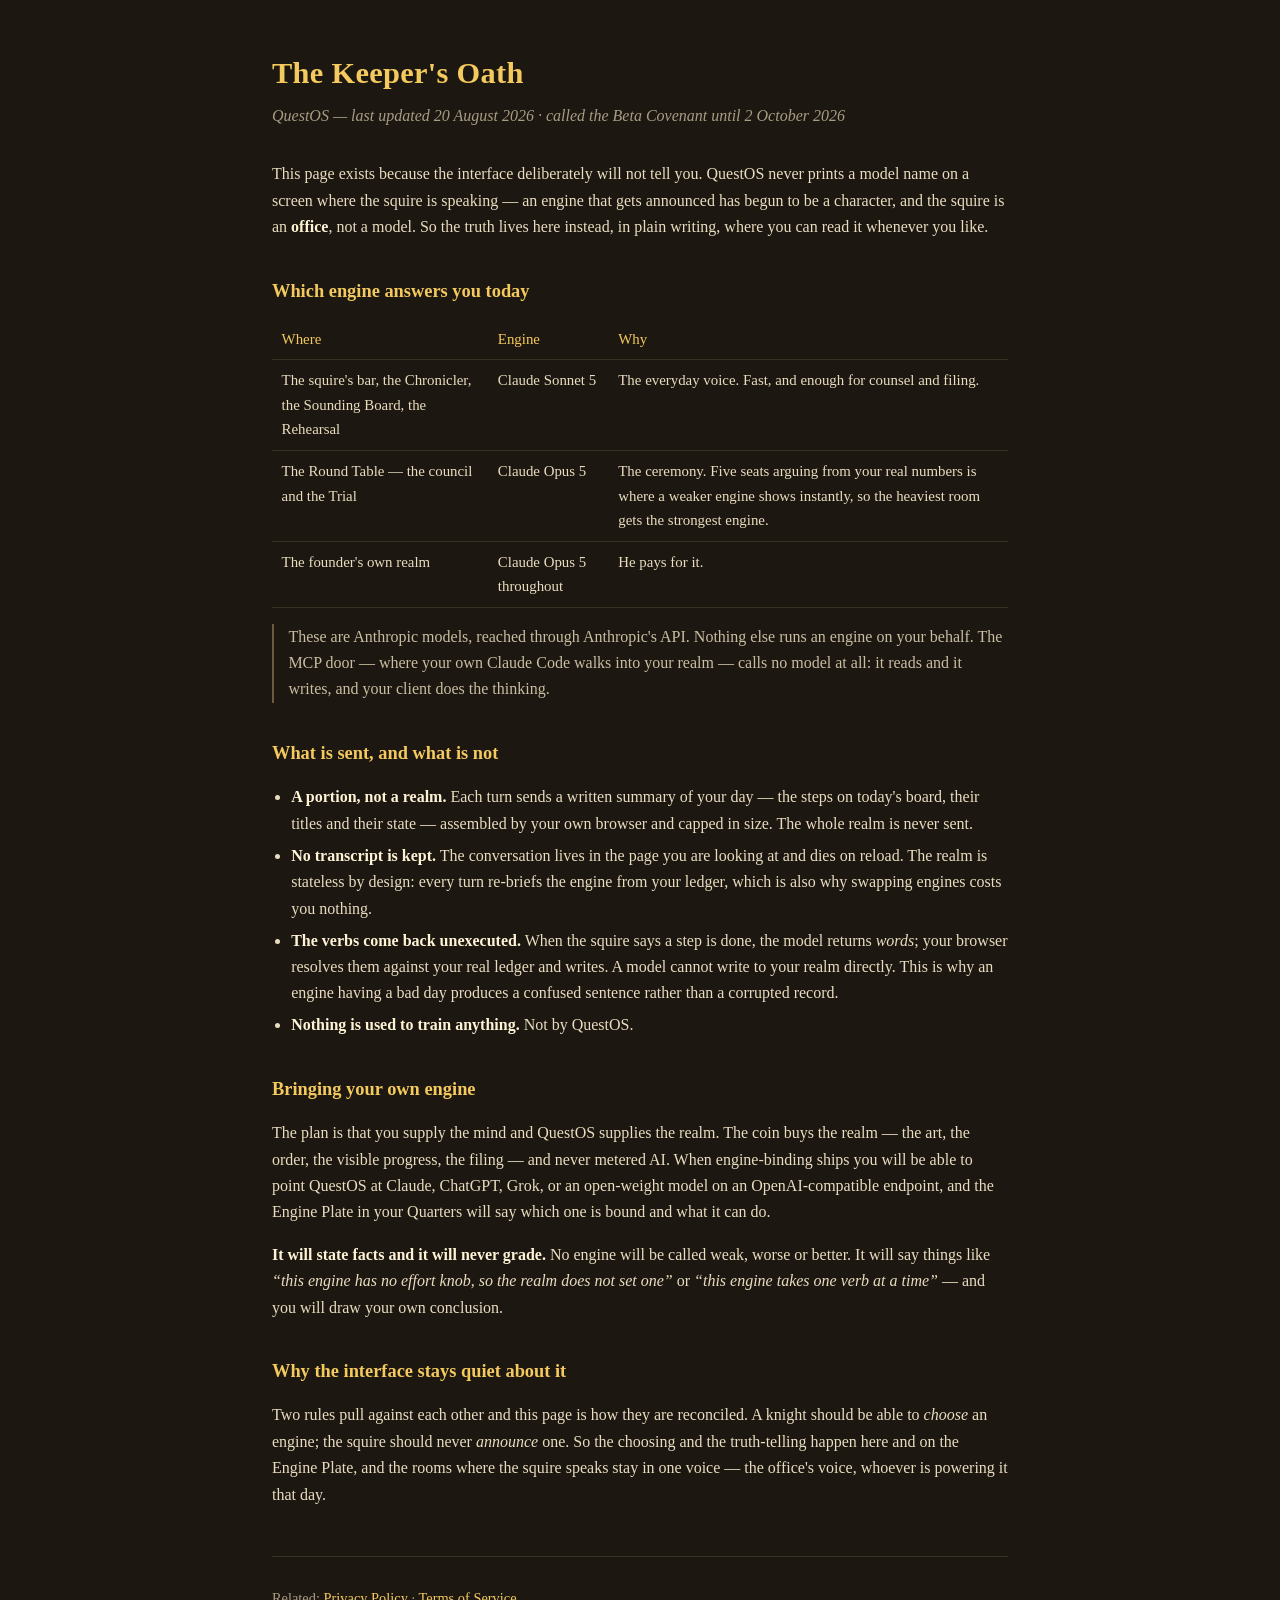
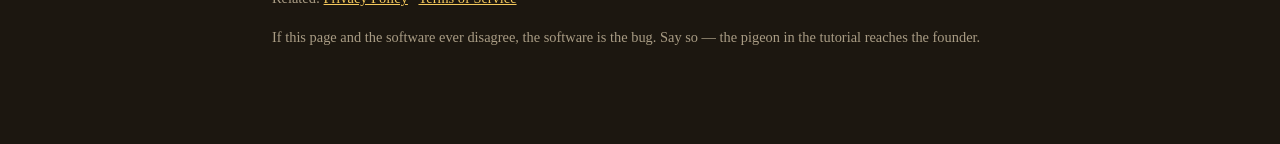
<file: beta-covenant/index.html>
<!doctype html>
<html lang="en">
<head>
<meta charset="utf-8" />
<meta name="viewport" content="width=device-width, initial-scale=1" />
<title>The Keeper's Oath — QuestOS</title>
<style>
  :root { color-scheme: dark; }
  body { margin: 0; background: #1c1710; color: #e9dcc0;
    font: 16px/1.65 Georgia, 'Times New Roman', serif; }
  main { max-width: 46rem; margin: 0 auto; padding: 3rem 1.4rem 5rem; }
  h1 { font-size: 1.9rem; margin: 0 0 .3rem; color: #f4c95d; letter-spacing: .01em; }
  h2 { font-size: 1.15rem; margin: 2.2rem 0 .5rem; color: #f4c95d; }
  .sub { color: #a99c84; margin: 0 0 2rem; font-style: italic; }
  a { color: #f4c95d; }
  ul { padding-left: 1.2rem; }
  li { margin: .35rem 0; }
  strong { color: #fff3d6; }
  table { border-collapse: collapse; width: 100%; margin: .8rem 0; font-size: .93rem; }
  th, td { text-align: left; padding: .5rem .6rem; border-bottom: 1px solid #3a3024; vertical-align: top; }
  th { color: #f4c95d; font-weight: normal; }
  .note { border-left: 2px solid #6b5a3e; padding-left: .9rem; color: #c9bda2; }
  footer { margin-top: 3rem; padding-top: 1rem; border-top: 1px solid #3a3024; color: #a99c84; font-size: .9rem; }
</style>
</head>
<body>
<main>
  <h1>The Keeper's Oath</h1>
  <p class="sub">QuestOS — last updated 20 August 2026 · called the Beta Covenant until 2 October 2026</p>

  <p>This page exists because the interface deliberately will not tell you. QuestOS never
  prints a model name on a screen where the squire is speaking — an engine that gets
  announced has begun to be a character, and the squire is an <strong>office</strong>, not
  a model. So the truth lives here instead, in plain writing, where you can read it
  whenever you like.</p>

  <h2>Which engine answers you today</h2>
  <table>
    <tr><th>Where</th><th>Engine</th><th>Why</th></tr>
    <tr><td>The squire's bar, the Chronicler, the Sounding Board, the Rehearsal</td>
        <td>Claude Sonnet 5</td>
        <td>The everyday voice. Fast, and enough for counsel and filing.</td></tr>
    <tr><td>The Round Table — the council and the Trial</td>
        <td>Claude Opus 5</td>
        <td>The ceremony. Five seats arguing from your real numbers is where a weaker
        engine shows instantly, so the heaviest room gets the strongest engine.</td></tr>
    <tr><td>The founder's own realm</td>
        <td>Claude Opus 5 throughout</td>
        <td>He pays for it.</td></tr>
  </table>

  <p class="note">These are Anthropic models, reached through Anthropic's API. Nothing else
  runs an engine on your behalf. The MCP door — where your own Claude Code walks into your
  realm — calls no model at all: it reads and it writes, and your client does the thinking.</p>

  <h2>What is sent, and what is not</h2>
  <ul>
    <li><strong>A portion, not a realm.</strong> Each turn sends a written summary of your
    day — the steps on today's board, their titles and their state — assembled by your own
    browser and capped in size. The whole realm is never sent.</li>
    <li><strong>No transcript is kept.</strong> The conversation lives in the page you are
    looking at and dies on reload. The realm is stateless by design: every turn re-briefs
    the engine from your ledger, which is also why swapping engines costs you nothing.</li>
    <li><strong>The verbs come back unexecuted.</strong> When the squire says a step is
    done, the model returns <em>words</em>; your browser resolves them against your real
    ledger and writes. A model cannot write to your realm directly. This is why an engine
    having a bad day produces a confused sentence rather than a corrupted record.</li>
    <li><strong>Nothing is used to train anything.</strong> Not by QuestOS.</li>
  </ul>

  <h2>Bringing your own engine</h2>
  <p>The plan is that you supply the mind and QuestOS supplies the realm. The coin buys the
  realm — the art, the order, the visible progress, the filing — and never metered AI. When
  engine-binding ships you will be able to point QuestOS at Claude, ChatGPT, Grok, or an
  open-weight model on an OpenAI-compatible endpoint, and the Engine Plate in your Quarters
  will say which one is bound and what it can do.</p>

  <p><strong>It will state facts and it will never grade.</strong> No engine will be called
  weak, worse or better. It will say things like <em>&ldquo;this engine has no effort knob,
  so the realm does not set one&rdquo;</em> or <em>&ldquo;this engine takes one verb at a
  time&rdquo;</em> — and you will draw your own conclusion.</p>

  <h2>Why the interface stays quiet about it</h2>
  <p>Two rules pull against each other and this page is how they are reconciled. A knight
  should be able to <em>choose</em> an engine; the squire should never <em>announce</em>
  one. So the choosing and the truth-telling happen here and on the Engine Plate, and the
  rooms where the squire speaks stay in one voice — the office's voice, whoever is powering
  it that day.</p>

  <footer>
    <p>Related: <a href="/privacy-policy/">Privacy Policy</a> ·
    <a href="/terms-of-service/">Terms of Service</a></p>
    <p>If this page and the software ever disagree, the software is the bug. Say so —
    the pigeon in the tutorial reaches the founder.</p>
  </footer>
</main>
</body>
</html>
</file>
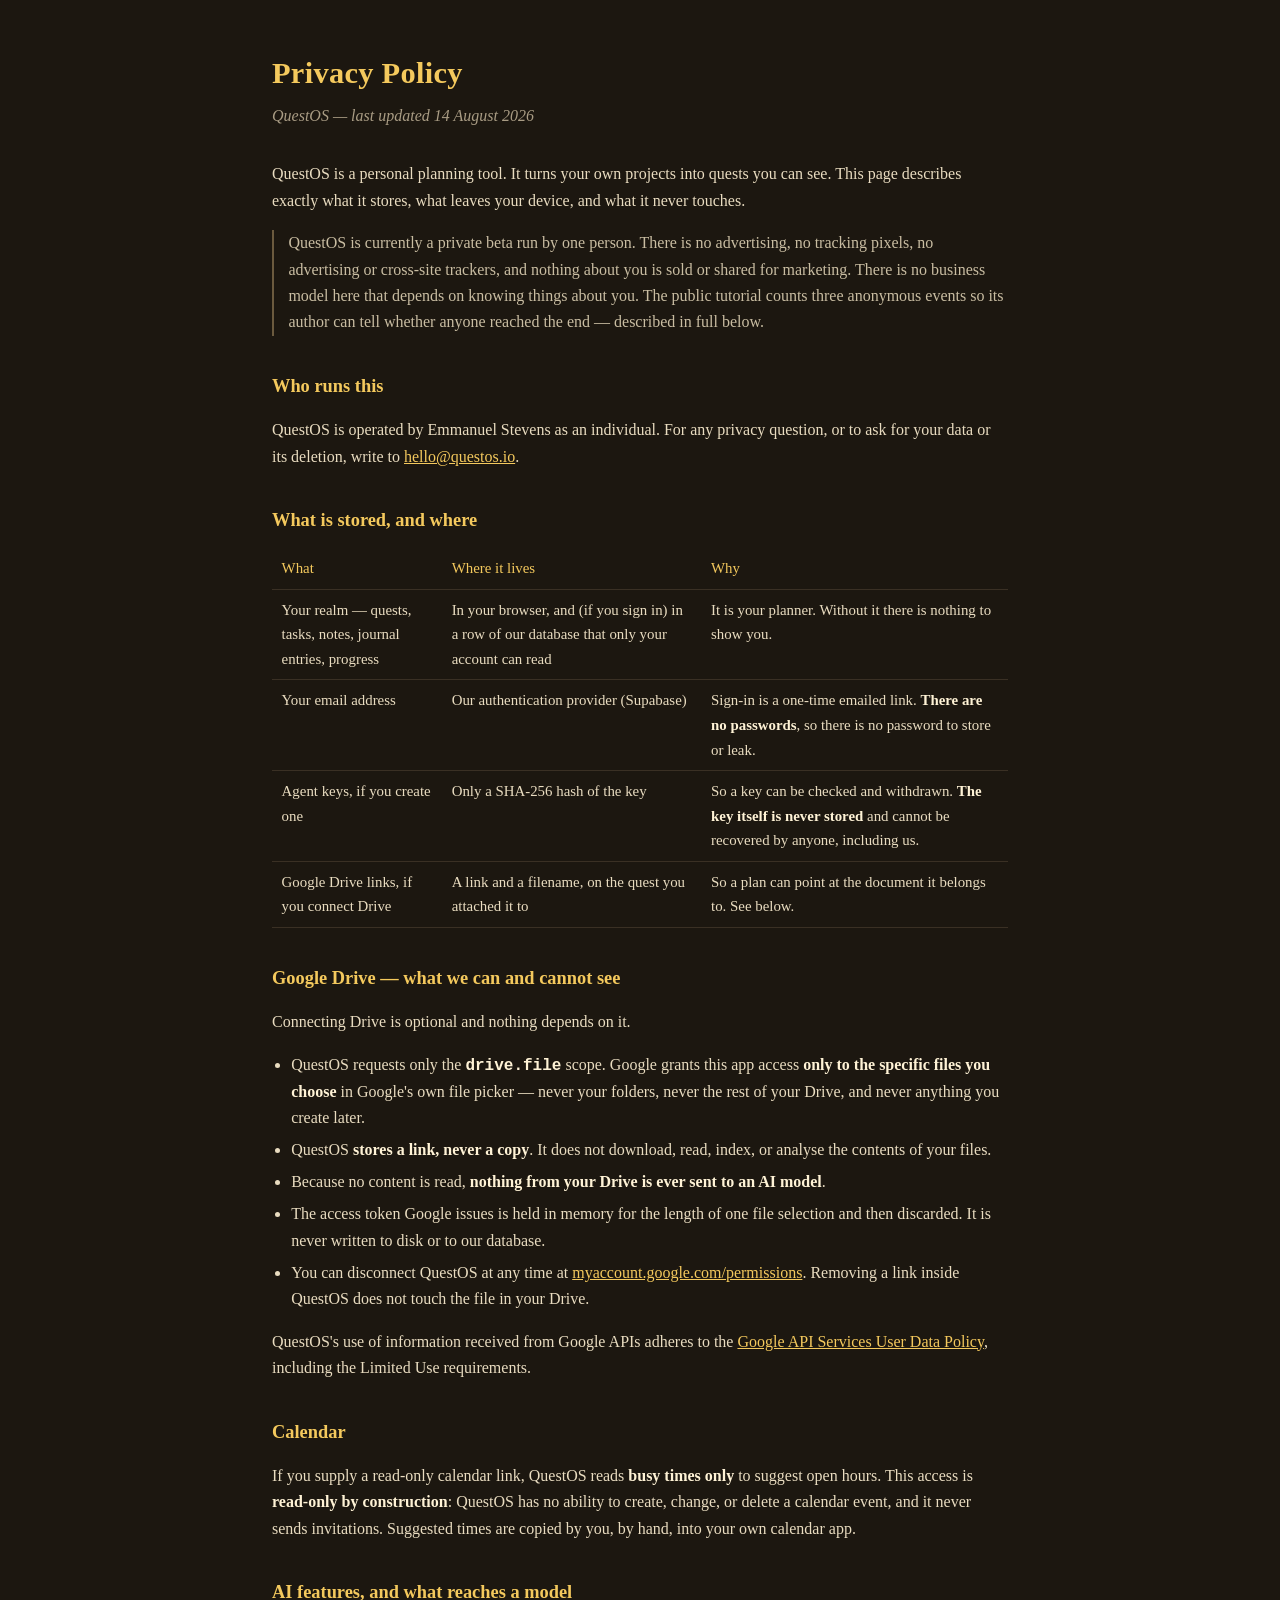
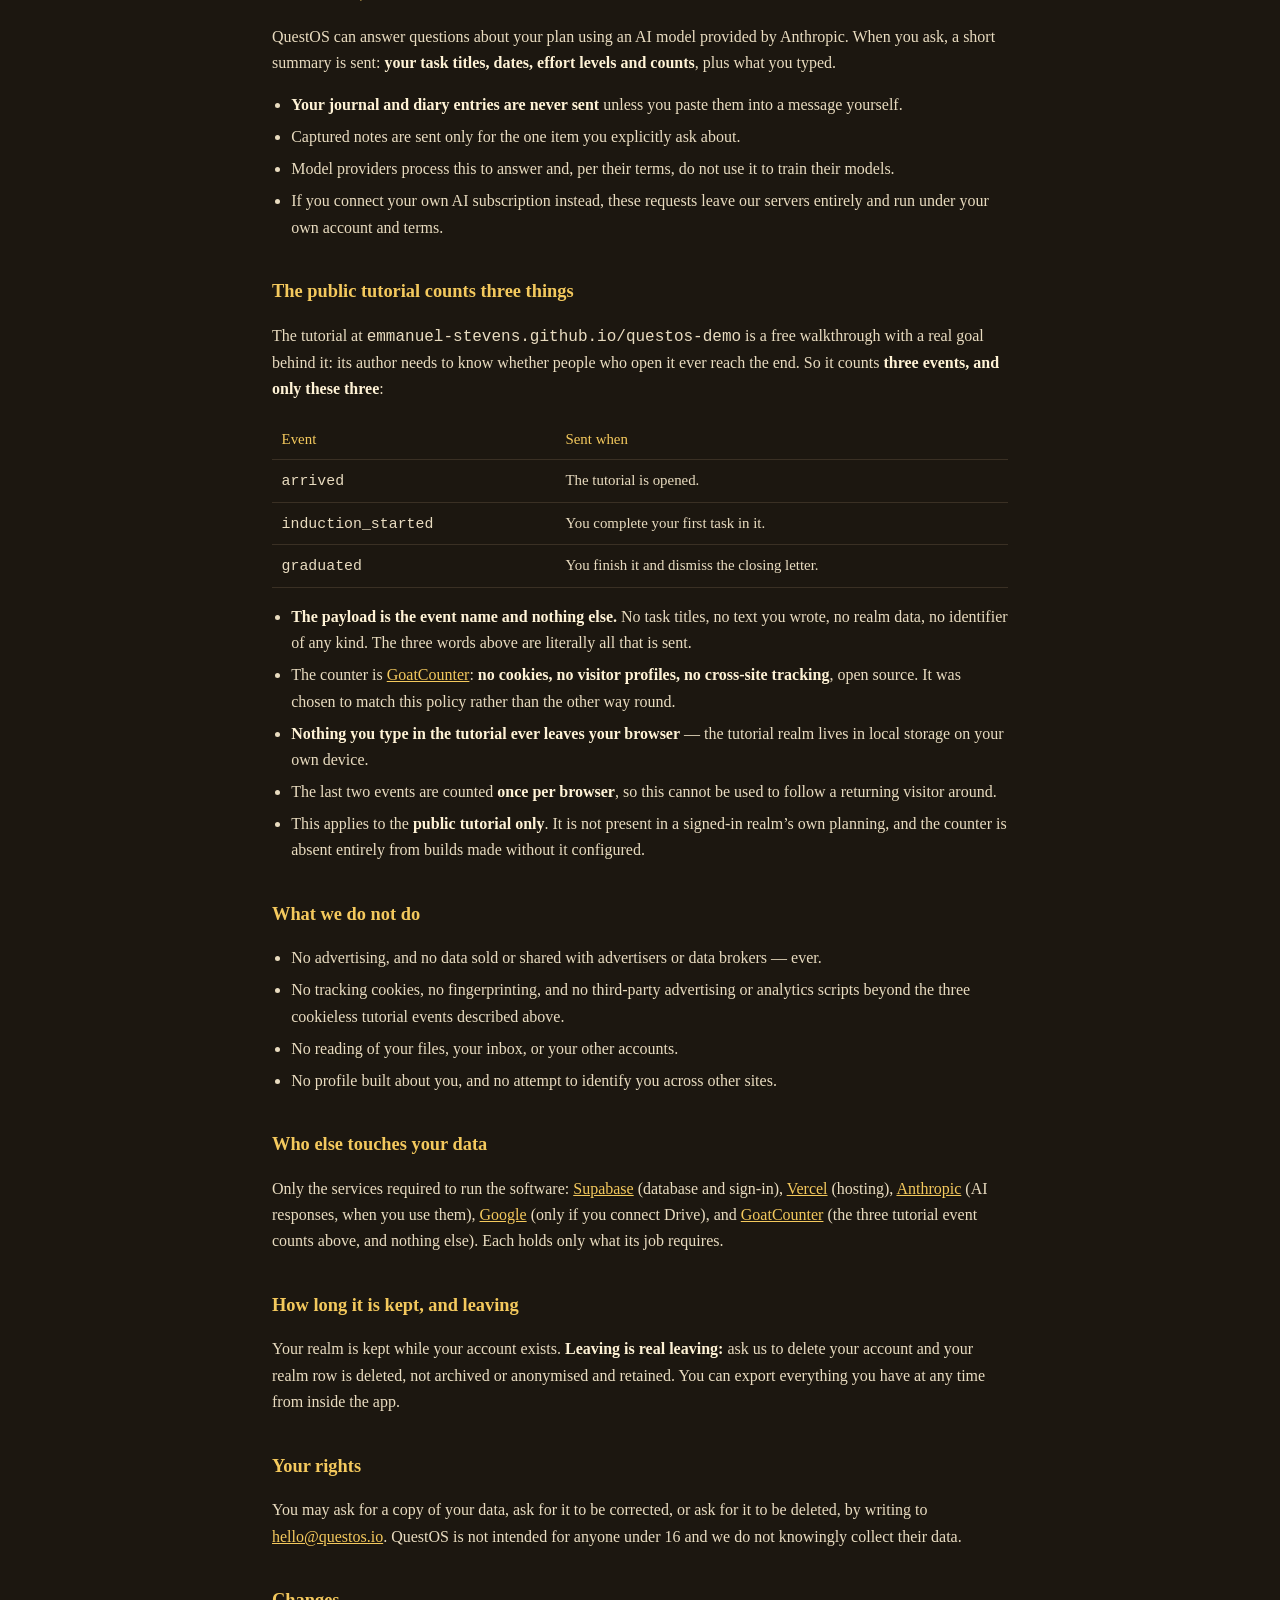
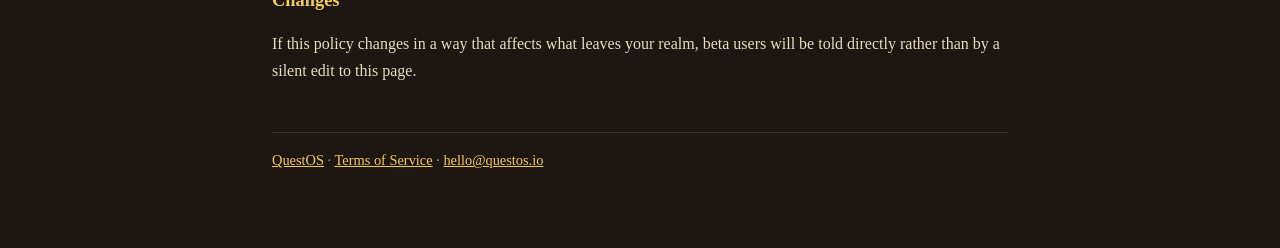
<file: privacy-policy/index.html>
<!doctype html>
<html lang="en">
<head>
<meta charset="utf-8" />
<meta name="viewport" content="width=device-width, initial-scale=1" />
<title>Privacy Policy — QuestOS</title>
<style>
  :root { color-scheme: dark; }
  body { margin: 0; background: #1c1710; color: #e9dcc0;
    font: 16px/1.65 Georgia, 'Times New Roman', serif; }
  main { max-width: 46rem; margin: 0 auto; padding: 3rem 1.4rem 5rem; }
  h1 { font-size: 1.9rem; margin: 0 0 .3rem; color: #f4c95d; letter-spacing: .01em; }
  h2 { font-size: 1.15rem; margin: 2.2rem 0 .5rem; color: #f4c95d; }
  .sub { color: #a99c84; margin: 0 0 2rem; font-style: italic; }
  a { color: #f4c95d; }
  ul { padding-left: 1.2rem; }
  li { margin: .35rem 0; }
  strong { color: #fff3d6; }
  table { border-collapse: collapse; width: 100%; margin: .8rem 0; font-size: .93rem; }
  th, td { text-align: left; padding: .5rem .6rem; border-bottom: 1px solid #3a3024; vertical-align: top; }
  th { color: #f4c95d; font-weight: normal; }
  .note { border-left: 2px solid #6b5a3e; padding-left: .9rem; color: #c9bda2; }
  footer { margin-top: 3rem; padding-top: 1rem; border-top: 1px solid #3a3024; color: #a99c84; font-size: .9rem; }
</style>
</head>
<body>
<main>
  <h1>Privacy Policy</h1>
  <p class="sub">QuestOS — last updated 14 August 2026</p>

  <p>QuestOS is a personal planning tool. It turns your own projects into quests you can
  see. This page describes exactly what it stores, what leaves your device, and what it
  never touches.</p>

  <p class="note">QuestOS is currently a private beta run by one person. There is no
  advertising, no tracking pixels, no advertising or cross-site trackers, and nothing about
  you is sold or shared for marketing. There is no business model here that depends on
  knowing things about you. The public tutorial counts three anonymous events so its author
  can tell whether anyone reached the end — described in full below.</p>

  <h2>Who runs this</h2>
  <p>QuestOS is operated by Emmanuel Stevens as an individual. For any privacy question, or
  to ask for your data or its deletion, write to
  <a href="mailto:hello@questos.io">hello@questos.io</a>.</p>

  <h2>What is stored, and where</h2>
  <table>
    <tr><th>What</th><th>Where it lives</th><th>Why</th></tr>
    <tr>
      <td>Your realm — quests, tasks, notes, journal entries, progress</td>
      <td>In your browser, and (if you sign in) in a row of our database that only your
      account can read</td>
      <td>It is your planner. Without it there is nothing to show you.</td>
    </tr>
    <tr>
      <td>Your email address</td>
      <td>Our authentication provider (Supabase)</td>
      <td>Sign-in is a one-time emailed link. <strong>There are no passwords</strong>, so
      there is no password to store or leak.</td>
    </tr>
    <tr>
      <td>Agent keys, if you create one</td>
      <td>Only a SHA-256 hash of the key</td>
      <td>So a key can be checked and withdrawn. <strong>The key itself is never
      stored</strong> and cannot be recovered by anyone, including us.</td>
    </tr>
    <tr>
      <td>Google Drive links, if you connect Drive</td>
      <td>A link and a filename, on the quest you attached it to</td>
      <td>So a plan can point at the document it belongs to. See below.</td>
    </tr>
  </table>

  <h2>Google Drive — what we can and cannot see</h2>
  <p>Connecting Drive is optional and nothing depends on it.</p>
  <ul>
    <li>QuestOS requests only the <strong><code>drive.file</code></strong> scope. Google
    grants this app access <strong>only to the specific files you choose</strong> in
    Google's own file picker — never your folders, never the rest of your Drive, and never
    anything you create later.</li>
    <li>QuestOS <strong>stores a link, never a copy</strong>. It does not download,
    read, index, or analyse the contents of your files.</li>
    <li>Because no content is read, <strong>nothing from your Drive is ever sent to an AI
    model</strong>.</li>
    <li>The access token Google issues is held in memory for the length of one file
    selection and then discarded. It is never written to disk or to our database.</li>
    <li>You can disconnect QuestOS at any time at
    <a href="https://myaccount.google.com/permissions">myaccount.google.com/permissions</a>.
    Removing a link inside QuestOS does not touch the file in your Drive.</li>
  </ul>
  <p>QuestOS's use of information received from Google APIs adheres to the
  <a href="https://developers.google.com/terms/api-services-user-data-policy">Google API
  Services User Data Policy</a>, including the Limited Use requirements.</p>

  <h2>Calendar</h2>
  <p>If you supply a read-only calendar link, QuestOS reads <strong>busy times only</strong>
  to suggest open hours. This access is <strong>read-only by construction</strong>: QuestOS
  has no ability to create, change, or delete a calendar event, and it never sends
  invitations. Suggested times are copied by you, by hand, into your own calendar app.</p>

  <h2>AI features, and what reaches a model</h2>
  <p>QuestOS can answer questions about your plan using an AI model provided by Anthropic.
  When you ask, a short summary is sent: <strong>your task titles, dates, effort levels and
  counts</strong>, plus what you typed.</p>
  <ul>
    <li><strong>Your journal and diary entries are never sent</strong> unless you paste them
    into a message yourself.</li>
    <li>Captured notes are sent only for the one item you explicitly ask about.</li>
    <li>Model providers process this to answer and, per their terms, do not use it to train
    their models.</li>
    <li>If you connect your own AI subscription instead, these requests leave our servers
    entirely and run under your own account and terms.</li>
  </ul>

  <h2>The public tutorial counts three things</h2>
  <p>The tutorial at <code>emmanuel-stevens.github.io/questos-demo</code> is a free walkthrough
  with a real goal behind it: its author needs to know whether people who open it ever reach
  the end. So it counts <strong>three events, and only these three</strong>:</p>
  <table>
    <tr><th>Event</th><th>Sent when</th></tr>
    <tr><td><code>arrived</code></td><td>The tutorial is opened.</td></tr>
    <tr><td><code>induction_started</code></td><td>You complete your first task in it.</td></tr>
    <tr><td><code>graduated</code></td><td>You finish it and dismiss the closing letter.</td></tr>
  </table>
  <ul>
    <li><strong>The payload is the event name and nothing else.</strong> No task titles, no
    text you wrote, no realm data, no identifier of any kind. The three words above are
    literally all that is sent.</li>
    <li>The counter is <a href="https://www.goatcounter.com/">GoatCounter</a>:
    <strong>no cookies, no visitor profiles, no cross-site tracking</strong>, open source.
    It was chosen to match this policy rather than the other way round.</li>
    <li><strong>Nothing you type in the tutorial ever leaves your browser</strong> — the
    tutorial realm lives in local storage on your own device.</li>
    <li>The last two events are counted <strong>once per browser</strong>, so this cannot be
    used to follow a returning visitor around.</li>
    <li>This applies to the <strong>public tutorial only</strong>. It is not present in a
    signed-in realm’s own planning, and the counter is absent entirely from builds made
    without it configured.</li>
  </ul>

  <h2>What we do not do</h2>
  <ul>
    <li>No advertising, and no data sold or shared with advertisers or data brokers — ever.</li>
    <li>No tracking cookies, no fingerprinting, and no third-party advertising or analytics
    scripts beyond the three cookieless tutorial events described above.</li>
    <li>No reading of your files, your inbox, or your other accounts.</li>
    <li>No profile built about you, and no attempt to identify you across other sites.</li>
  </ul>

  <h2>Who else touches your data</h2>
  <p>Only the services required to run the software: <a href="https://supabase.com/privacy">Supabase</a>
  (database and sign-in), <a href="https://vercel.com/legal/privacy-policy">Vercel</a>
  (hosting), <a href="https://www.anthropic.com/legal/privacy">Anthropic</a> (AI responses,
  when you use them), <a href="https://policies.google.com/privacy">Google</a> (only if
  you connect Drive), and <a href="https://www.goatcounter.com/help/privacy">GoatCounter</a>
  (the three tutorial event counts above, and nothing else). Each holds only what its job
  requires.</p>

  <h2>How long it is kept, and leaving</h2>
  <p>Your realm is kept while your account exists. <strong>Leaving is real leaving:</strong>
  ask us to delete your account and your realm row is deleted, not archived or anonymised
  and retained. You can export everything you have at any time from inside the app.</p>

  <h2>Your rights</h2>
  <p>You may ask for a copy of your data, ask for it to be corrected, or ask for it to be
  deleted, by writing to <a href="mailto:hello@questos.io">hello@questos.io</a>. QuestOS is
  not intended for anyone under 16 and we do not knowingly collect their data.</p>

  <h2>Changes</h2>
  <p>If this policy changes in a way that affects what leaves your realm, beta users will be
  told directly rather than by a silent edit to this page.</p>

  <footer>
    <a href="/">QuestOS</a> · <a href="/terms-of-service">Terms of Service</a> ·
    <a href="mailto:hello@questos.io">hello@questos.io</a>
  </footer>
</main>
</body>
</html>
</file>
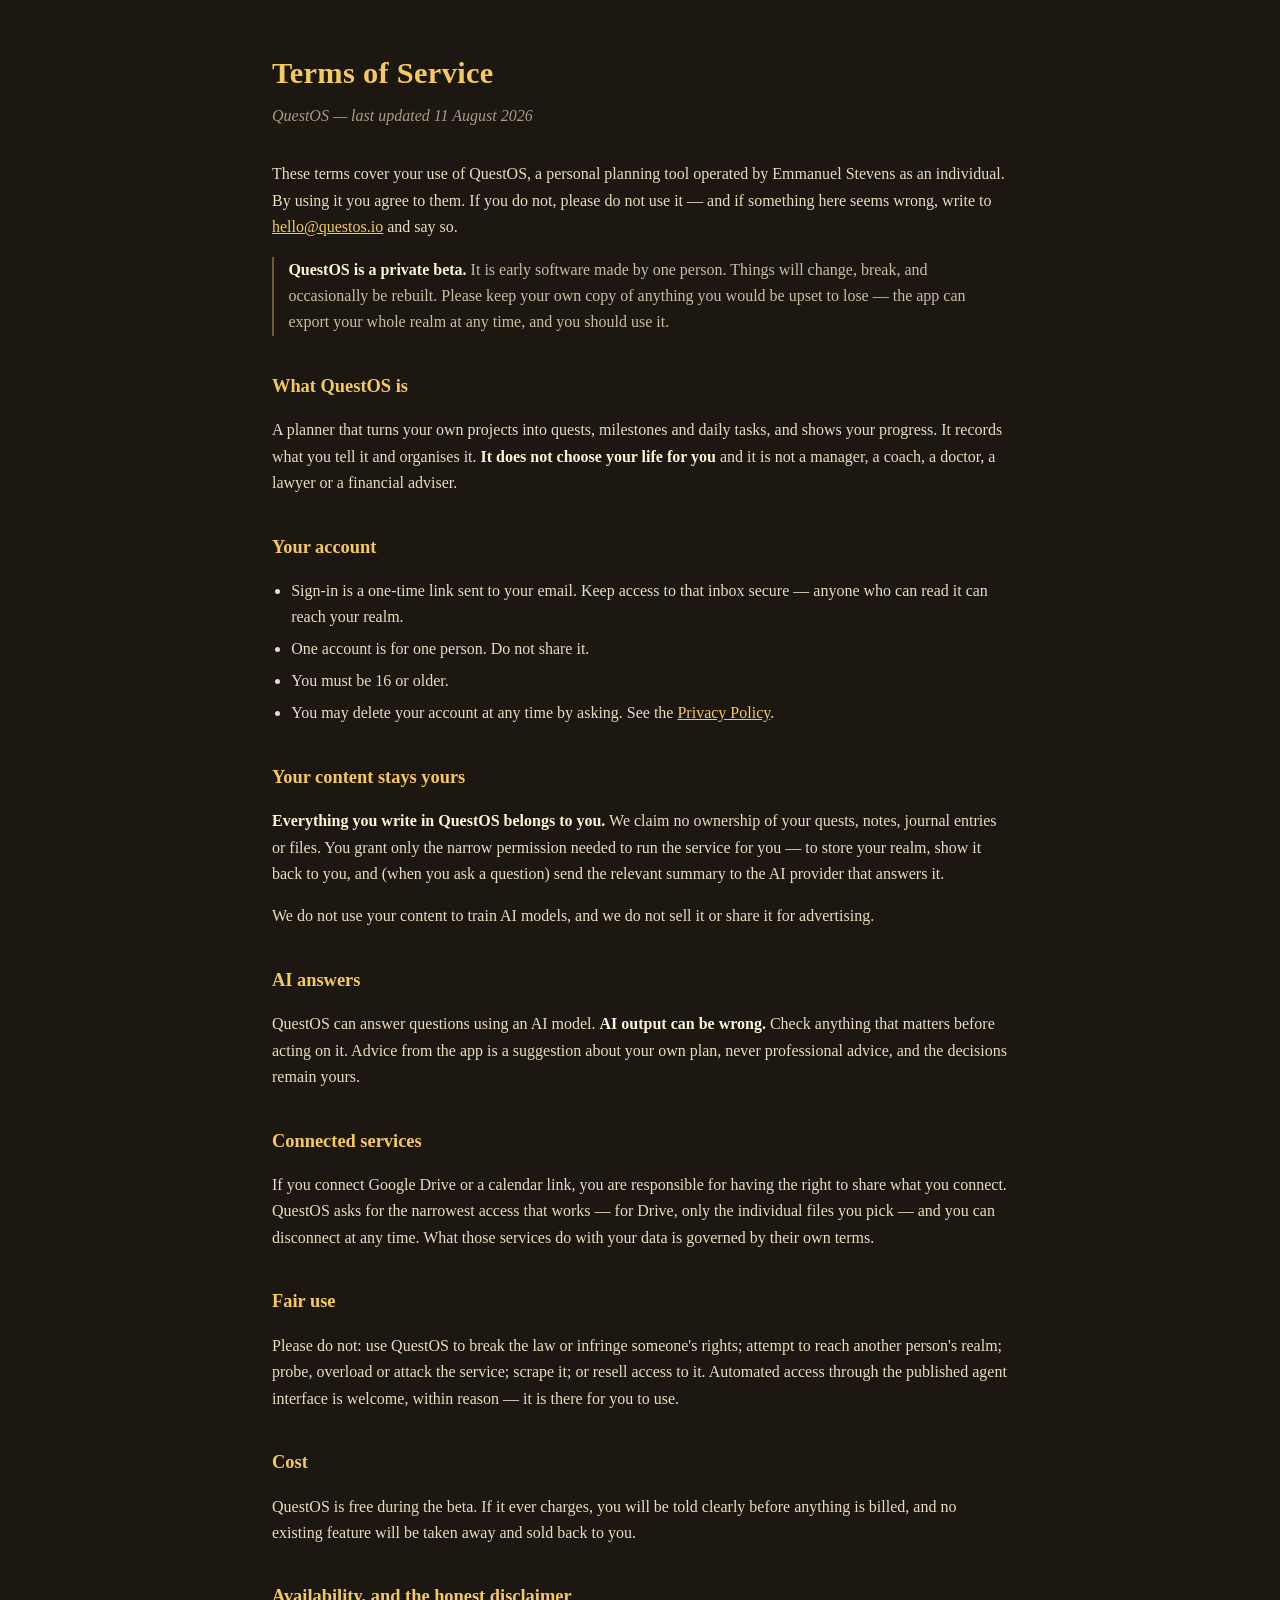
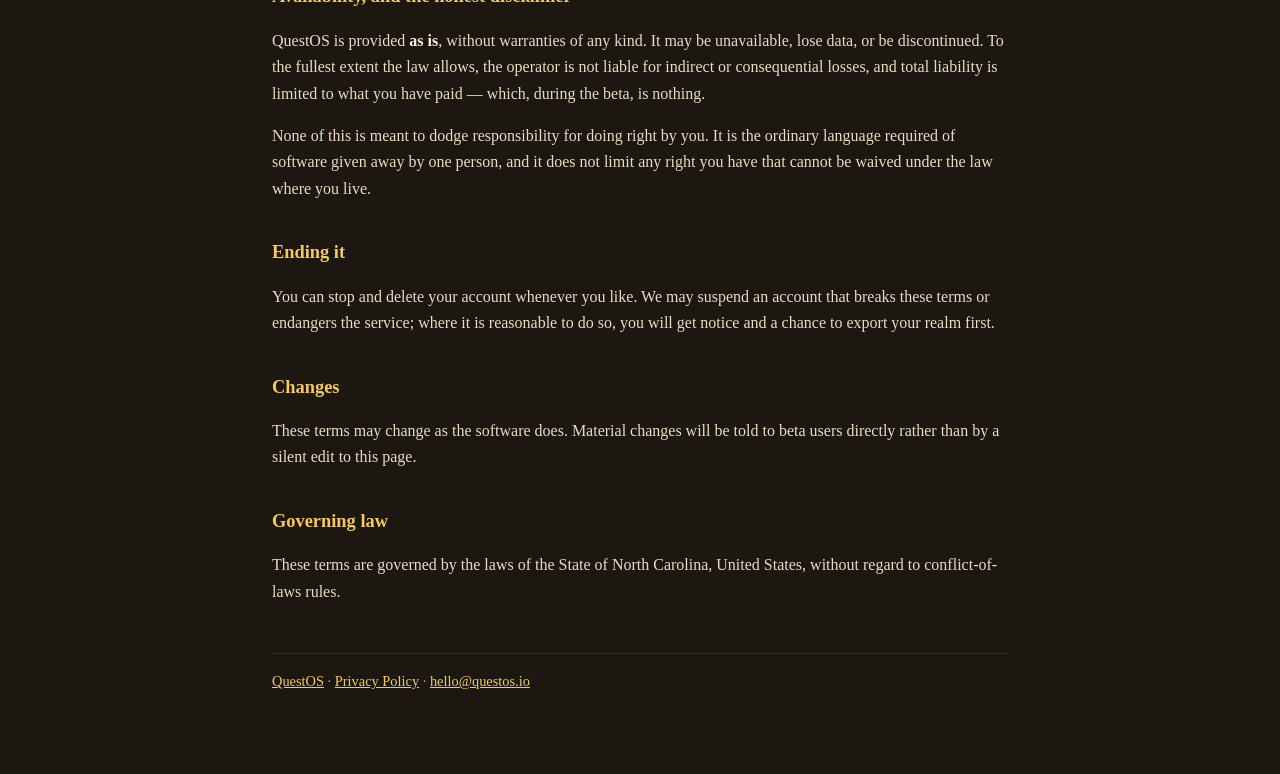
<file: terms-of-service/index.html>
<!doctype html>
<html lang="en">
<head>
<meta charset="utf-8" />
<meta name="viewport" content="width=device-width, initial-scale=1" />
<title>Terms of Service — QuestOS</title>
<style>
  :root { color-scheme: dark; }
  body { margin: 0; background: #1c1710; color: #e9dcc0;
    font: 16px/1.65 Georgia, 'Times New Roman', serif; }
  main { max-width: 46rem; margin: 0 auto; padding: 3rem 1.4rem 5rem; }
  h1 { font-size: 1.9rem; margin: 0 0 .3rem; color: #f4c95d; letter-spacing: .01em; }
  h2 { font-size: 1.15rem; margin: 2.2rem 0 .5rem; color: #f4c95d; }
  .sub { color: #a99c84; margin: 0 0 2rem; font-style: italic; }
  a { color: #f4c95d; }
  ul { padding-left: 1.2rem; }
  li { margin: .35rem 0; }
  strong { color: #fff3d6; }
  .note { border-left: 2px solid #6b5a3e; padding-left: .9rem; color: #c9bda2; }
  footer { margin-top: 3rem; padding-top: 1rem; border-top: 1px solid #3a3024; color: #a99c84; font-size: .9rem; }
</style>
</head>
<body>
<main>
  <h1>Terms of Service</h1>
  <p class="sub">QuestOS — last updated 11 August 2026</p>

  <p>These terms cover your use of QuestOS, a personal planning tool operated by Emmanuel
  Stevens as an individual. By using it you agree to them. If you do not, please do not use
  it — and if something here seems wrong, write to
  <a href="mailto:hello@questos.io">hello@questos.io</a> and say so.</p>

  <p class="note"><strong>QuestOS is a private beta.</strong> It is early software made by
  one person. Things will change, break, and occasionally be rebuilt. Please keep your own
  copy of anything you would be upset to lose — the app can export your whole realm at any
  time, and you should use it.</p>

  <h2>What QuestOS is</h2>
  <p>A planner that turns your own projects into quests, milestones and daily tasks, and
  shows your progress. It records what you tell it and organises it. <strong>It does not
  choose your life for you</strong> and it is not a manager, a coach, a doctor, a lawyer or
  a financial adviser.</p>

  <h2>Your account</h2>
  <ul>
    <li>Sign-in is a one-time link sent to your email. Keep access to that inbox secure —
    anyone who can read it can reach your realm.</li>
    <li>One account is for one person. Do not share it.</li>
    <li>You must be 16 or older.</li>
    <li>You may delete your account at any time by asking. See the
    <a href="/privacy-policy">Privacy Policy</a>.</li>
  </ul>

  <h2>Your content stays yours</h2>
  <p><strong>Everything you write in QuestOS belongs to you.</strong> We claim no ownership
  of your quests, notes, journal entries or files. You grant only the narrow permission
  needed to run the service for you — to store your realm, show it back to you, and (when
  you ask a question) send the relevant summary to the AI provider that answers it.</p>
  <p>We do not use your content to train AI models, and we do not sell it or share it for
  advertising.</p>

  <h2>AI answers</h2>
  <p>QuestOS can answer questions using an AI model. <strong>AI output can be wrong.</strong>
  Check anything that matters before acting on it. Advice from the app is a suggestion about
  your own plan, never professional advice, and the decisions remain yours.</p>

  <h2>Connected services</h2>
  <p>If you connect Google Drive or a calendar link, you are responsible for having the right
  to share what you connect. QuestOS asks for the narrowest access that works — for Drive,
  only the individual files you pick — and you can disconnect at any time. What those
  services do with your data is governed by their own terms.</p>

  <h2>Fair use</h2>
  <p>Please do not: use QuestOS to break the law or infringe someone's rights; attempt to
  reach another person's realm; probe, overload or attack the service; scrape it; or resell
  access to it. Automated access through the published agent interface is welcome, within
  reason — it is there for you to use.</p>

  <h2>Cost</h2>
  <p>QuestOS is free during the beta. If it ever charges, you will be told clearly before
  anything is billed, and no existing feature will be taken away and sold back to you.</p>

  <h2>Availability, and the honest disclaimer</h2>
  <p>QuestOS is provided <strong>as is</strong>, without warranties of any kind. It may be
  unavailable, lose data, or be discontinued. To the fullest extent the law allows, the
  operator is not liable for indirect or consequential losses, and total liability is limited
  to what you have paid — which, during the beta, is nothing.</p>
  <p>None of this is meant to dodge responsibility for doing right by you. It is the ordinary
  language required of software given away by one person, and it does not limit any right you
  have that cannot be waived under the law where you live.</p>

  <h2>Ending it</h2>
  <p>You can stop and delete your account whenever you like. We may suspend an account that
  breaks these terms or endangers the service; where it is reasonable to do so, you will get
  notice and a chance to export your realm first.</p>

  <h2>Changes</h2>
  <p>These terms may change as the software does. Material changes will be told to beta users
  directly rather than by a silent edit to this page.</p>

  <h2>Governing law</h2>
  <p>These terms are governed by the laws of the State of North Carolina, United States,
  without regard to conflict-of-laws rules.</p>

  <footer>
    <a href="/">QuestOS</a> · <a href="/privacy-policy">Privacy Policy</a> ·
    <a href="mailto:hello@questos.io">hello@questos.io</a>
  </footer>
</main>
</body>
</html>
</file>
